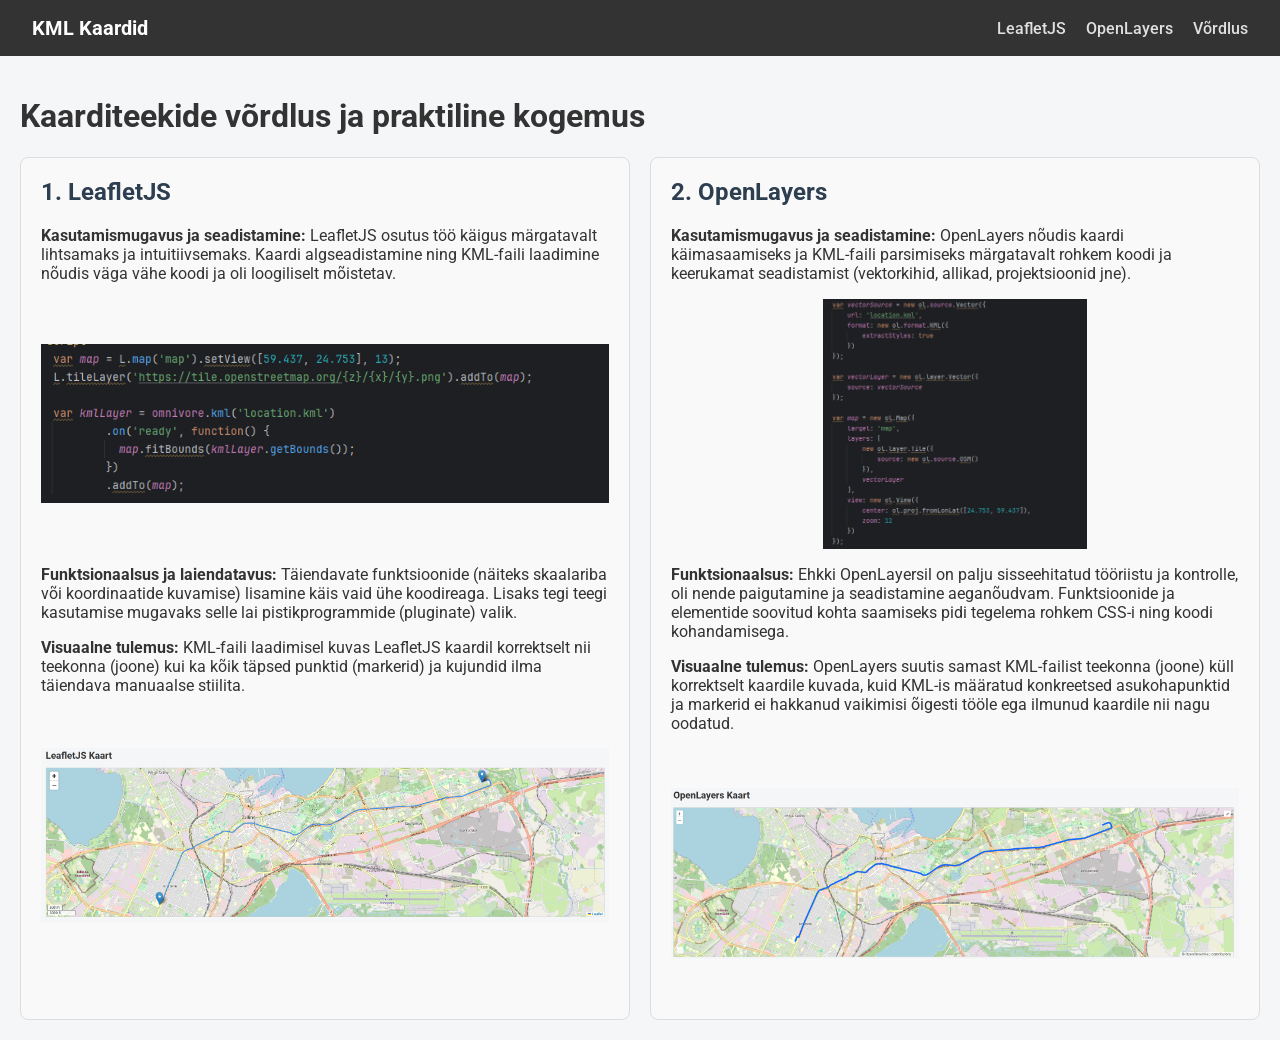
<file: vordlus.html>
<!DOCTYPE html>
<html lang="et">
<head>
    <meta charset="UTF-8">
    <meta name="viewport" content="width=device-width, initial-scale=1.0">
    <title>Võrdlus</title>
    <link rel="stylesheet" href="style.css">
    <!-- Google Fonts: Roboto -->
    <link rel="preconnect" href="https://fonts.googleapis.com">
    <link rel="preconnect" href="https://fonts.gstatic.com" crossorigin>
    <link href="https://fonts.googleapis.com/css2?family=Roboto:wght@300;400;500;700&display=swap" rel="stylesheet">
</head>
<body>
<nav>
    <h2>KML Kaardid</h2>
    <a href="leaflet.html">LeafletJS</a>
    <a href="openlayers.html">OpenLayers</a>
    <a href="vordlus.html">Võrdlus</a>
</nav>

<div class="content">
    <h1>Kaarditeekide võrdlus ja praktiline kogemus</h1>

    <div class="comparison-grid">
        <div class="card">
            <h2>1. LeafletJS</h2>
            <p><strong>Kasutamismugavus ja seadistamine:</strong> LeafletJS osutus töö käigus märgatavalt lihtsamaks ja intuitiivsemaks. Kaardi algseadistamine ning KML-faili laadimine nõudis väga vähe koodi ja oli loogiliselt mõistetav.</p>

            <div class="screenshot-placeholder">
                <img src="image/kood1.png" alt="kood">
            </div>

            <p><strong>Funktsionaalsus ja laiendatavus:</strong> Täiendavate funktsioonide (näiteks skaalariba või koordinaatide kuvamise) lisamine käis vaid ühe koodireaga. Lisaks tegi teegi kasutamise mugavaks selle lai pistikprogrammide (pluginate) valik.</p>

            <p><strong>Visuaalne tulemus:</strong> KML-faili laadimisel kuvas LeafletJS kaardil korrektselt nii teekonna (joone) kui ka kõik täpsed punktid (markerid) ja kujundid ilma täiendava manuaalse stiilita.</p>

            <div class="screenshot-placeholder">
                <img src="image/leaflet.png" alt="leaflet">
            </div>
        </div>

        <div class="card">
            <h2>2. OpenLayers</h2>
            <p><strong>Kasutamismugavus ja seadistamine:</strong> OpenLayers nõudis kaardi käimasaamiseks ja KML-faili parsimiseks märgatavalt rohkem koodi ja keerukamat seadistamist (vektorkihid, allikad, projektsioonid jne).</p>

            <div class="screenshot-placeholder">
                <img src="image/kood2.png" alt="kood">
            </div>

            <p><strong>Funktsionaalsus:</strong> Ehkki OpenLayersil on palju sisseehitatud tööriistu ja kontrolle, oli nende paigutamine ja seadistamine aeganõudvam. Funktsioonide ja elementide soovitud kohta saamiseks pidi tegelema rohkem CSS-i ning koodi kohandamisega.</p>

            <p><strong>Visuaalne tulemus:</strong> OpenLayers suutis samast KML-failist teekonna (joone) küll korrektselt kaardile kuvada, kuid KML-is määratud konkreetsed asukohapunktid ja markerid ei hakkanud vaikimisi õigesti tööle ega ilmunud kaardile nii nagu oodatud.</p>

            <div class="screenshot-placeholder">
                <img src="image/openlayer.png" alt="openlayers">
            </div>
        </div>
    </div>


</div>
</body>
</html>
</file>
<file: style.css>
body {
    font-family: 'Roboto', sans-serif;
    margin: 0;
    padding: 0;
    background-color: #f4f6f8;
    color: #333;
}

nav {
    background-color: #333;
    padding: 1rem 2rem;
    display: flex;
    align-items: center;
    gap: 20px;
}

nav h2 {
    color: #ffffff;
    margin: 0;
    font-size: 1.25rem;
    font-weight: 700;
    margin-right: auto;
}

nav a {
    color: #e0e0e0;
    text-decoration: none;
    font-weight: 500;
    transition: color 0.2s ease;
}

nav a:hover {
    color: #4CAF50;
}

.content {
    padding: 20px;
}

#map {
    width: 100%;
    height: 500px;
    margin-top: 20px;
    border: 1px solid #ccc;
}

.custom-mouse-position {
    position: absolute;
    bottom: 10px;
    left: 10px;
    top: auto;
    right: auto;
    background-color: rgba(255, 255, 255, 0.8);
    padding: 4px 8px;
    border-radius: 4px;
    font-family: monospace;
    font-size: 12px;
    z-index: 100;
}

.comparison-grid {
    display: grid;
    grid-template-columns: 1fr 1fr;
    gap: 20px;
    margin-top: 20px;
}
.card {
    border: 1px solid #ddd;
    border-radius: 8px;
    padding: 20px;
    background-color: #f9f9f9;
}
.card h2 {
    margin-top: 0;
    color: #2c3e50;
}
.screenshot-placeholder {
    width: 100%;
    height: 250px;
    display: flex;
    align-items: center;
    justify-content: center;
}
.screenshot-placeholder img {
    max-width: 100%;
    max-height: 100%;
    object-fit: contain;
}
</file>
